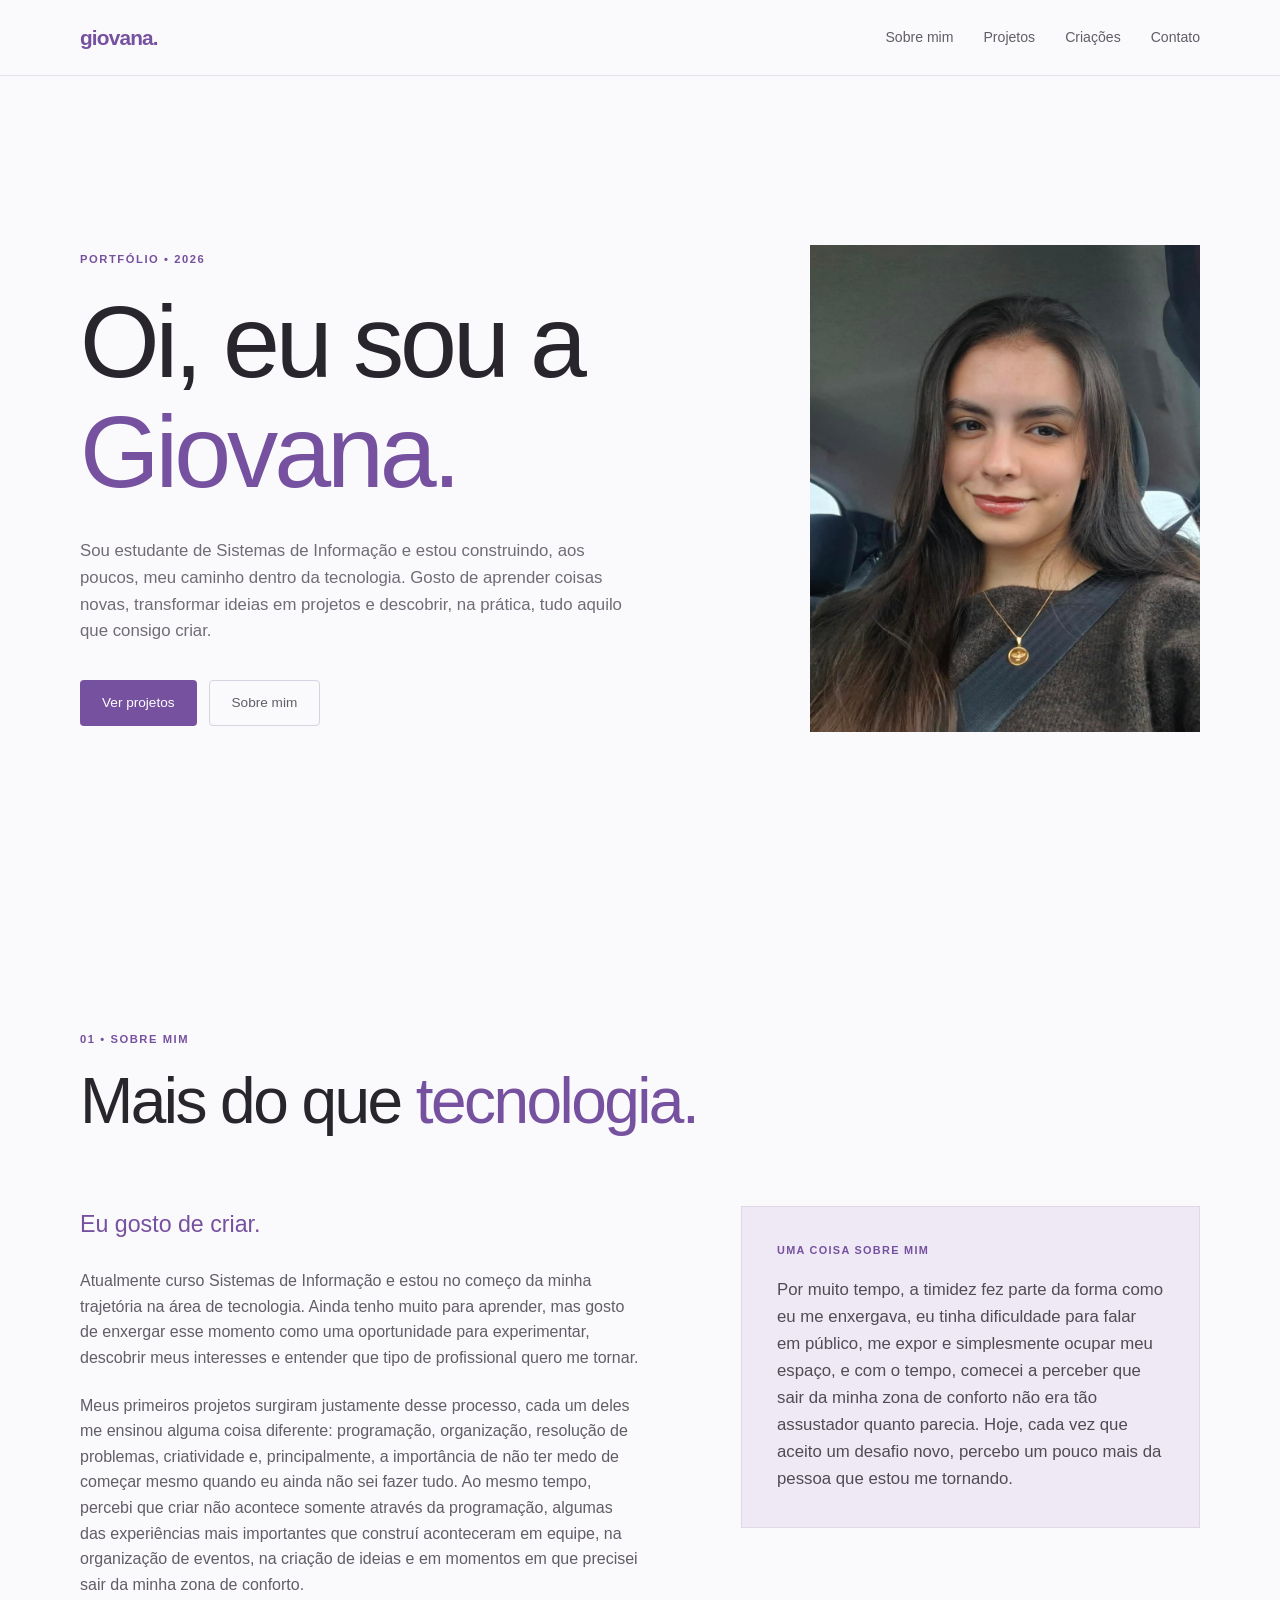
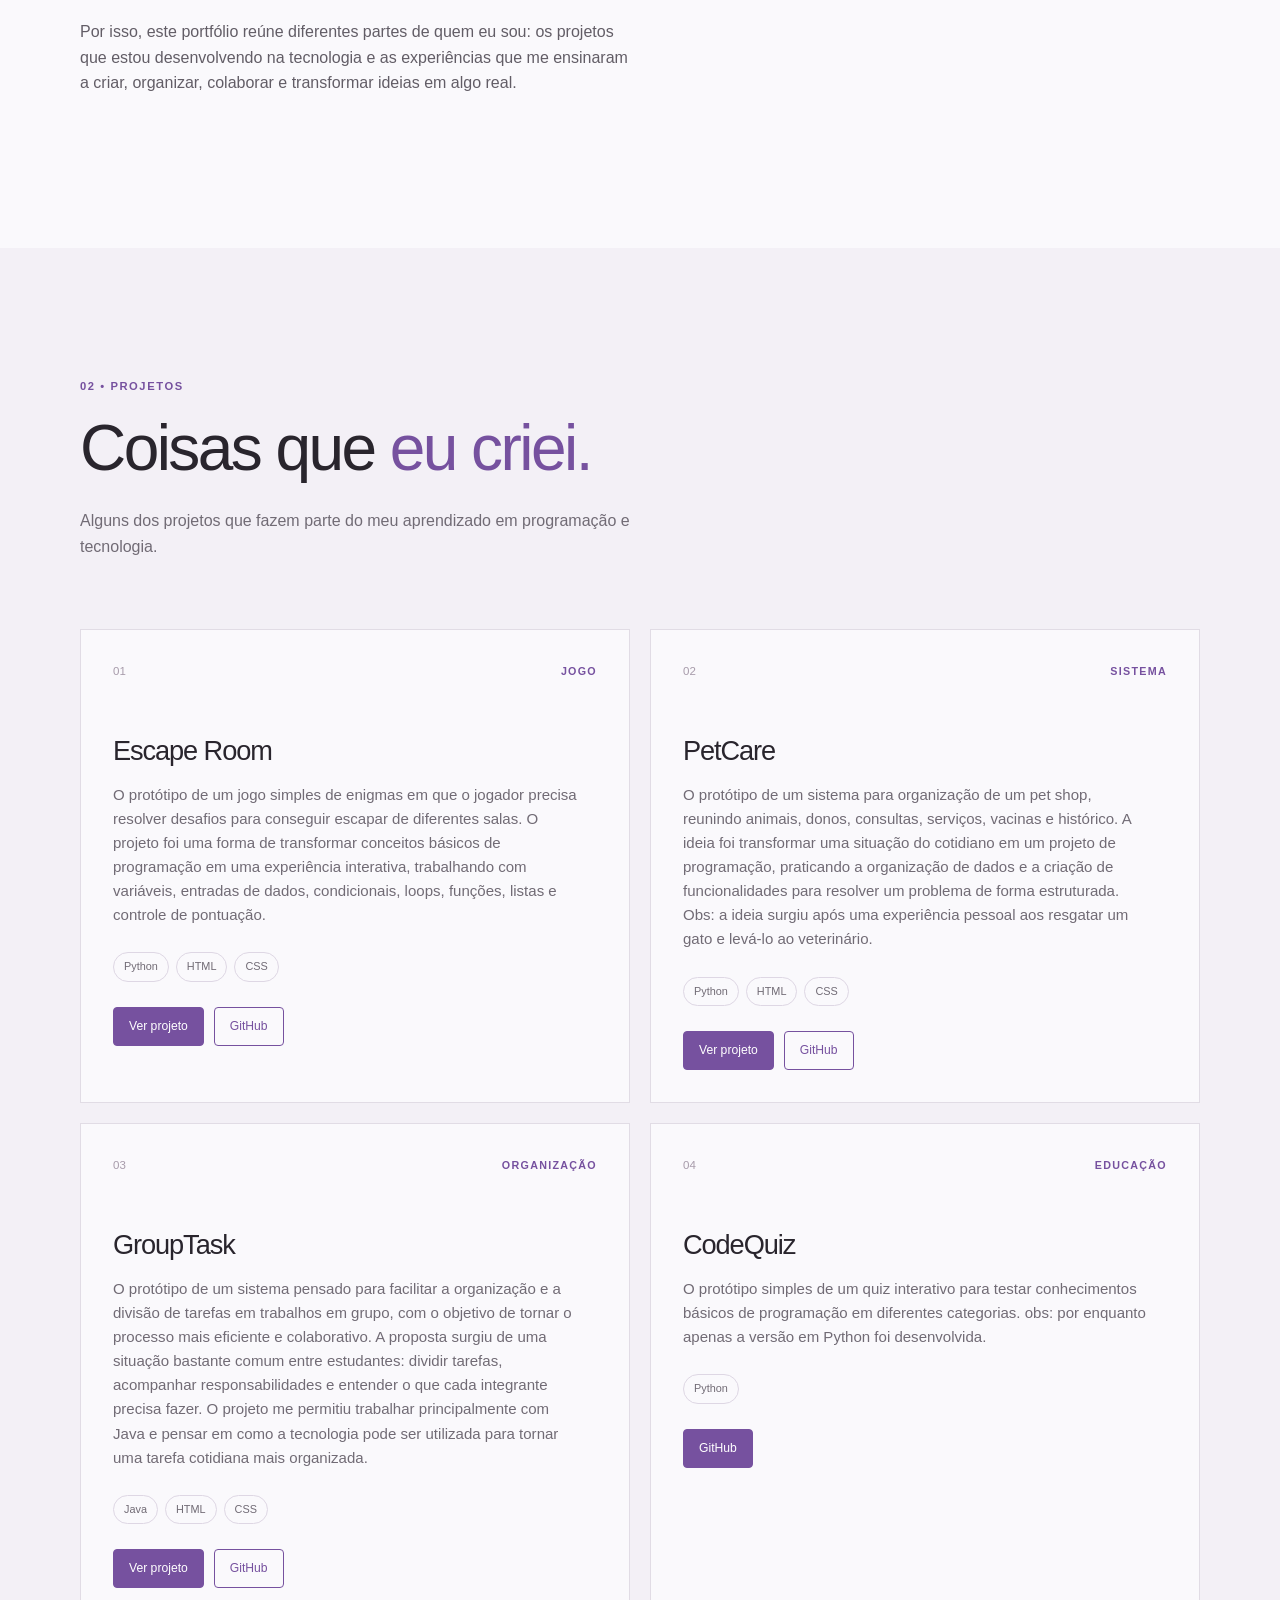
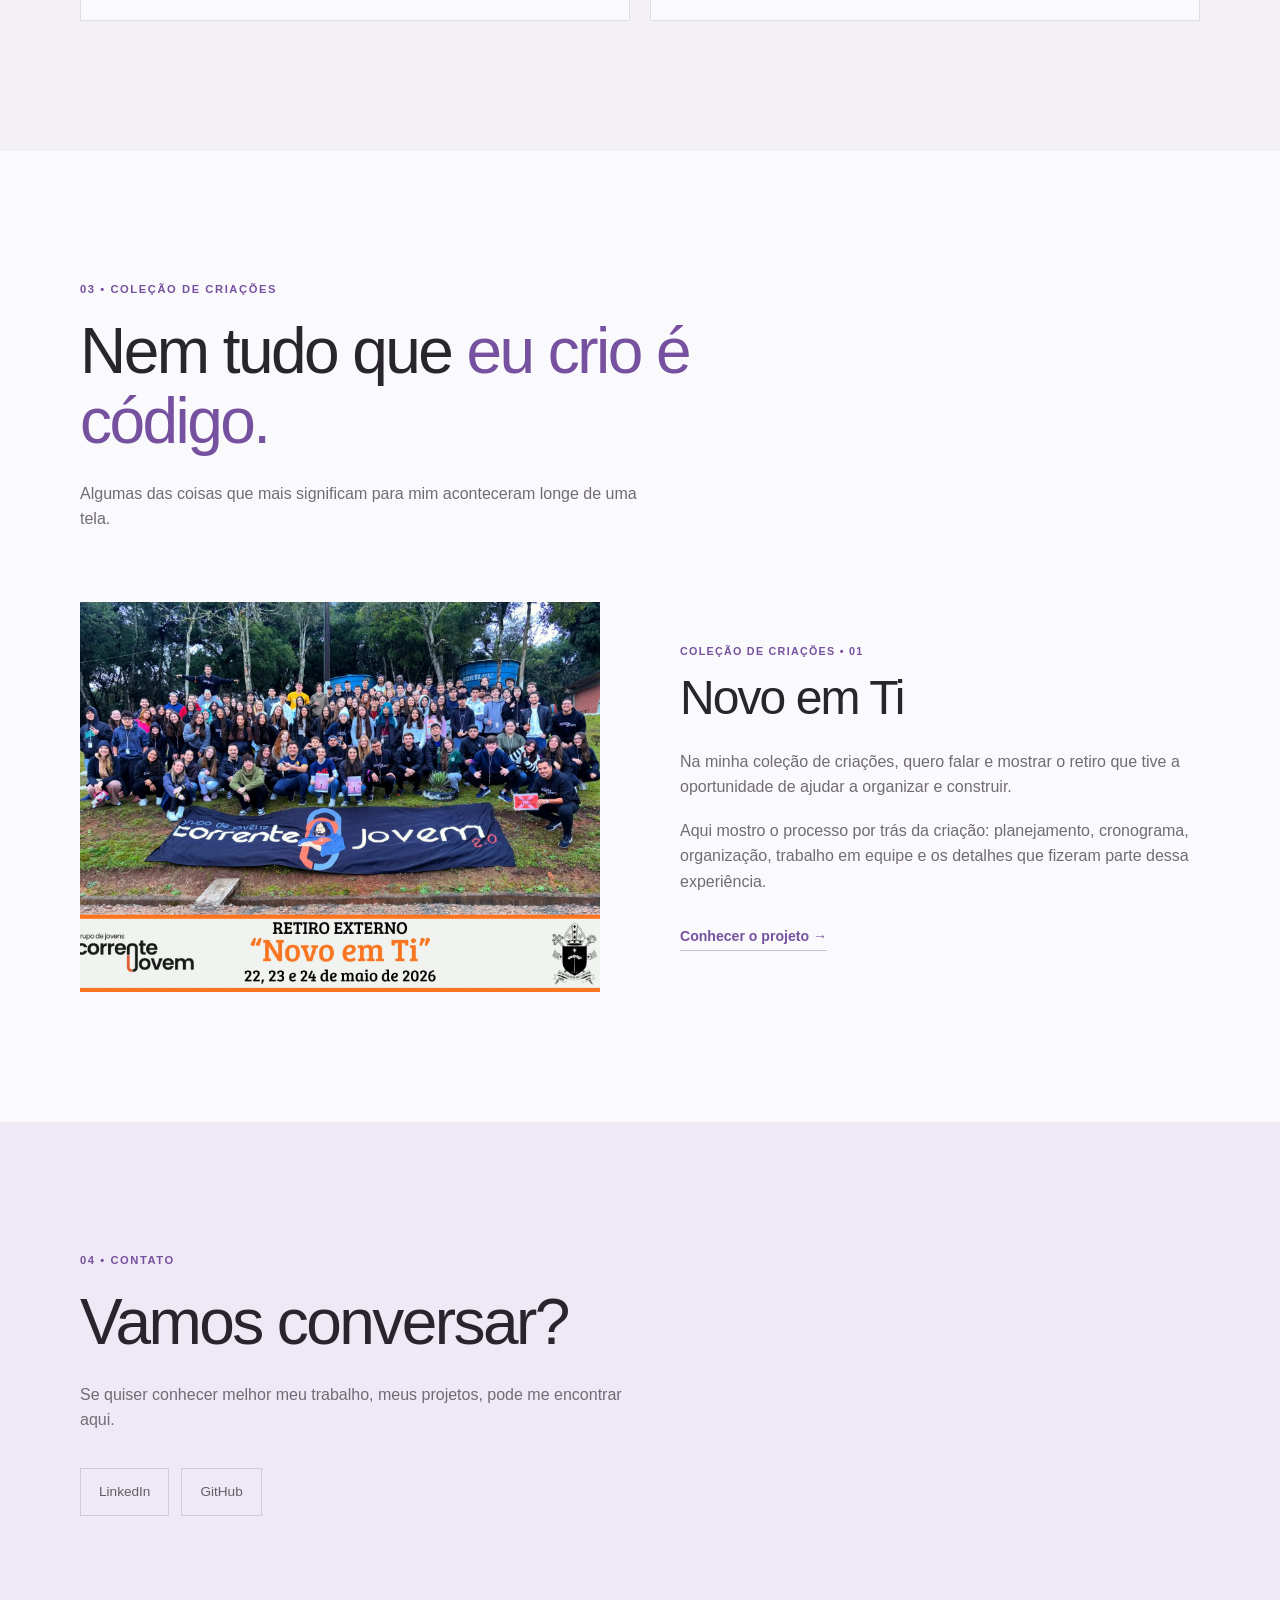
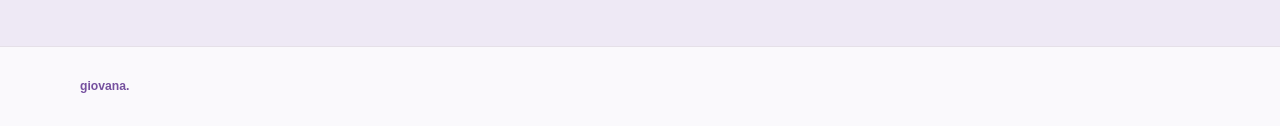
<file: index.html>
<!DOCTYPE html>
<html lang="pt-BR">

<head>
    <meta charset="UTF-8">
    <meta name="viewport" content="width=device-width, initial-scale=1.0">

    <title>Giovana | Portfólio</title>

    <link rel="stylesheet" href="style.css">
</head>

<body>
    <header class="header">

        <div class="container nav">

            <a href="index.html" class="logo">
                giovana.
            </a>

            <nav class="menu">

                <a href="#sobre">
                    Sobre mim
                </a>

                <a href="#projetos">
                    Projetos
                </a>

                <a href="#criacoes">
                    Criações
                </a>

                <a href="#contato">
                    Contato
                </a>

            </nav>

        </div>

    </header>


    <main>

        <section class="hero">

            <div class="container hero-content">

                <div class="hero-text">

                    <p class="eyebrow">
                        PORTFÓLIO • 2026
                    </p>

                    <h1>
                        Oi, eu sou a
                        <span>Giovana.</span>
                    </h1>

                    <p class="hero-description">
                        Sou estudante de Sistemas de Informação e estou construindo, aos poucos, meu caminho dentro da tecnologia. Gosto de aprender coisas novas, transformar ideias em projetos e descobrir, na prática, tudo aquilo que consigo criar.
                    </p>

                    <div class="hero-buttons">

                        <a
                            href="#projetos"
                            class="button button-primary"
                        >
                            Ver projetos
                        </a>

                        <a
                            href="#sobre"
                            class="button button-secondary"
                        >
                            Sobre mim
                        </a>

                    </div>

                </div>


                <div class="hero-photo">
                    <img
                        src="foto_eu.jpeg"
                        alt="Giovana" >
                </div>

            </div>

        </section>

        <section
            id="sobre"
            class="section about-section"
        >

            <div class="container">

                <div class="section-heading">

                    <p class="eyebrow">
                        01 • SOBRE MIM
                    </p>

                    <h2>
                        Mais do que
                        <span>tecnologia.</span>
                    </h2>

                </div>


                <div class="about-grid">

                    <div class="about-text">

                        <p class="about-highlight">
                            Eu gosto de criar.
                        </p>

                        <p>
                            Atualmente curso Sistemas de Informação e estou no começo da minha trajetória na área de tecnologia. Ainda tenho muito para aprender, mas gosto de enxergar esse momento como uma oportunidade para experimentar, descobrir meus interesses e entender que tipo de profissional quero me tornar.
                        </p>

                        <p>
                           Meus primeiros projetos surgiram justamente desse processo, cada um deles me ensinou alguma coisa diferente: programação, organização, resolução de problemas, criatividade e, principalmente, a importância de não ter medo de começar mesmo quando eu ainda não sei fazer tudo.

Ao mesmo tempo, percebi que criar não acontece somente através da programação, algumas das experiências mais importantes que construí aconteceram em equipe, na organização de eventos, na criação de ideias e em momentos em que precisei sair da minha zona de conforto.
                        </p>

                        <p>
                            Por isso, este portfólio reúne diferentes partes de quem eu sou: os projetos que estou desenvolvendo na tecnologia e as experiências que me ensinaram a criar, organizar, colaborar e transformar ideias em algo real.
                        </p>

                    </div>


                    <div class="about-card">

                        <p class="small-title">
                            UMA COISA SOBRE MIM
                        </p>

                        <p>
                            Por muito tempo, a timidez fez parte da forma como eu me enxergava, eu tinha dificuldade para falar em público, me expor e simplesmente ocupar meu espaço, e com o tempo, comecei a perceber que sair da minha zona de conforto não era tão assustador quanto parecia. Hoje, cada vez que aceito um desafio novo, percebo um pouco mais da pessoa que estou me tornando.
                        </p>

                    </div>

                </div>

            </div>

        </section>


        <section
            id="projetos"
            class="section projects-section"
        >

            <div class="container">

                <div class="section-heading">

                    <p class="eyebrow">
                        02 • PROJETOS
                    </p>

                    <h2>
                        Coisas que
                        <span>eu criei.</span>
                    </h2>

                    <p class="section-description">
                        Alguns dos projetos que fazem parte do meu
                        aprendizado em programação e tecnologia.
                    </p>

                </div>


                <div class="projects-grid">


                    <article class="project-card">

                        <div class="project-top">

                            <span class="project-number">
                                01
                            </span>

                            <span class="project-type">
                                JOGO
                            </span>

                        </div>


                        <div class="project-content">

                            <h3>
                                Escape Room
                            </h3>

                            <p>
                                O protótipo de um jogo simples de enigmas em que o jogador precisa
                                resolver desafios para conseguir escapar
                                de diferentes salas.
                                O projeto foi uma forma de transformar conceitos básicos de programação em uma experiência interativa, trabalhando com variáveis, entradas de dados, condicionais, loops, funções, listas e controle de pontuação.
                            </p>

                            <div class="tags">

                                <span>Python</span>
                                <span>HTML</span>
                                <span>CSS</span>

                            </div>


                            <div class="project-links">

                                <a
                                    href="https://giovanaresnauer.github.io/EscapeRoom/"
                                    target="_blank"
                                    rel="noopener noreferrer"
                                    class="project-button"
                                >
                                    Ver projeto
                                </a>

                                <a
                                    href="https://github.com/GiovanaResnauer/EscapeRoom/blob/main/jogo.py"
                                    target="_blank"
                                    rel="noopener noreferrer"
                                    class="project-button project-button-outline"
                                >
                                    GitHub
                                </a>

                            </div>

                        </div>

                    </article>



                    <article class="project-card">

                        <div class="project-top">

                            <span class="project-number">
                                02
                            </span>

                            <span class="project-type">
                                SISTEMA
                            </span>

                        </div>


                        <div class="project-content">

                            <h3>
                                PetCare
                            </h3>

                            <p>
                                O protótipo de um sistema para organização de um pet shop,
                                reunindo animais, donos, consultas,
                                serviços, vacinas e histórico.
                                A ideia foi transformar uma situação do cotidiano em um projeto de programação, praticando a organização de dados e a criação de funcionalidades para resolver um problema de forma estruturada.
                                Obs: a ideia surgiu após uma experiência pessoal aos resgatar um gato e levá-lo ao veterinário.
                            </p>

                            <div class="tags">

                                <span>Python</span>
                                <span>HTML</span>
                                <span>CSS</span>

                            </div>


                            <div class="project-links">

                                <a
                                    href="https://giovanaresnauer.github.io/PetCare/"
                                    target="_blank"
                                    rel="noopener noreferrer"
                                    class="project-button"
                                >
                                    Ver projeto
                                </a>

                                <a
                                    href="https://github.com/GiovanaResnauer/PetCare/blob/main/pet.py"
                                    target="_blank"
                                    rel="noopener noreferrer"
                                    class="project-button project-button-outline"
                                >
                                    GitHub
                                </a>

                            </div>

                        </div>

                    </article>


                    <article class="project-card">

                        <div class="project-top">

                            <span class="project-number">
                                03
                            </span>

                            <span class="project-type">
                                ORGANIZAÇÃO
                            </span>

                        </div>


                        <div class="project-content">

                            <h3>
                                GroupTask
                            </h3>

                            <p>
                                O protótipo de um sistema pensado para facilitar a organização
                                e a divisão de tarefas em trabalhos em grupo, com o objetivo de tornar o processo mais eficiente e colaborativo.
                                A proposta surgiu de uma situação bastante comum entre estudantes: dividir tarefas, acompanhar responsabilidades e entender o que cada integrante precisa fazer. O projeto me permitiu trabalhar principalmente com Java e pensar em como a tecnologia pode ser utilizada para tornar uma tarefa cotidiana mais organizada.
                            </p>

                            <div class="tags">

                                <span>Java</span>
                                <span>HTML</span>
                                <span>CSS</span>

                            </div>


                            <div class="project-links">

                                <a
                                    href="https://giovanaresnauer.github.io/GroupTask/"
                                    target="_blank"
                                    rel="noopener noreferrer"
                                    class="project-button"
                                >
                                    Ver projeto
                                </a>

                                <a
                                    href="https://github.com/GiovanaResnauer/GroupTask/blob/main/Main.java"
                                    target="_blank"
                                    rel="noopener noreferrer"
                                    class="project-button project-button-outline"
                                >
                                    GitHub
                                </a>

                            </div>

                        </div>

                    </article>


                    <article class="project-card">

                        <div class="project-top">

                            <span class="project-number">
                                04
                            </span>

                            <span class="project-type">
                                EDUCAÇÃO
                            </span>

                        </div>


                        <div class="project-content">

                            <h3>
                                CodeQuiz
                            </h3>

                            <p>
                                O protótipo simples de um quiz interativo para testar conhecimentos
                                básicos de programação em diferentes
                                categorias.
                                obs: por enquanto apenas a versão em Python foi desenvolvida.
                            </p>

                            <div class="tags">

                                <span>Python</span>

                            </div>


                            <div class="project-links">

                                <a
                                    href="https://github.com/GiovanaResnauer/CodeQuiz/blob/main/index.py"
                                    target="_blank"
                                    rel="noopener noreferrer"
                                    class="project-button"
                                >
                                    GitHub
                                </a>

                            </div>

                        </div>

                    </article>


                </div>

            </div>

        </section>


        <section
            id="criacoes"
            class="section creations-section"
        >

            <div class="container">

                <div class="section-heading">

                    <p class="eyebrow">
                        03 • COLEÇÃO DE CRIAÇÕES
                    </p>

                    <h2>
                        Nem tudo que
                        <span>eu crio é código.</span>
                    </h2>

                    <p class="section-description">
                        Algumas das coisas que mais significam para mim
                        aconteceram longe de uma tela.
                    </p>

                </div>


                <div class="creation">

                    <div class="creation-image">
                        <img
                            src="foto_retiro.jpeg"
                            alt="Novo em Ti"
                        >
                    </div>


                    <div class="creation-content">

                        <p class="project-type">
                            COLEÇÃO DE CRIAÇÕES • 01
                        </p>

                        <h3>
                            Novo em Ti
                        </h3>

                        <p>
                            Na minha coleção de criações, quero falar e mostrar o retiro que tive a oportunidade de ajudar
                            a organizar e construir.
                        </p>

                        <p>
                            Aqui mostro o processo por trás da criação:
                            planejamento, cronograma, organização,
                            trabalho em equipe e os detalhes que fizeram
                            parte dessa experiência.
                        </p>

                        <a
                            href="novo-em-ti.html"
                            class="text-link"
                        >
                            Conhecer o projeto →
                        </a>

                    </div>

                </div>

            </div>

        </section>

        <section
            id="contato"
            class="section contact-section"
        >

            <div class="container">

                <p class="eyebrow">
                    04 • CONTATO
                </p>

                <h2>
                    Vamos conversar?
                </h2>

                <p class="contact-description">
                    Se quiser conhecer melhor meu trabalho,
                    meus projetos, pode me encontrar aqui.
                </p>


                <div class="contact-links">

                    <a
                        href="https://www.linkedin.com/in/giovana-resnauer-02877b403"
                        target="_blank"
                        rel="noopener noreferrer"
                        class="contact-link"
                    >
                        LinkedIn
                    </a>

                    <a
                        href="https://github.com/GiovanaResnauer"
                        target="_blank"
                        rel="noopener noreferrer"
                        class="contact-link"
                    >
                        GitHub
                    </a>

                </div>

            </div>

        </section>

    </main>

    <footer class="footer">

        <div class="container footer-content">

            <span>
                giovana.
            </span>

        </div>

    </footer>


</body>

</html>
</file>
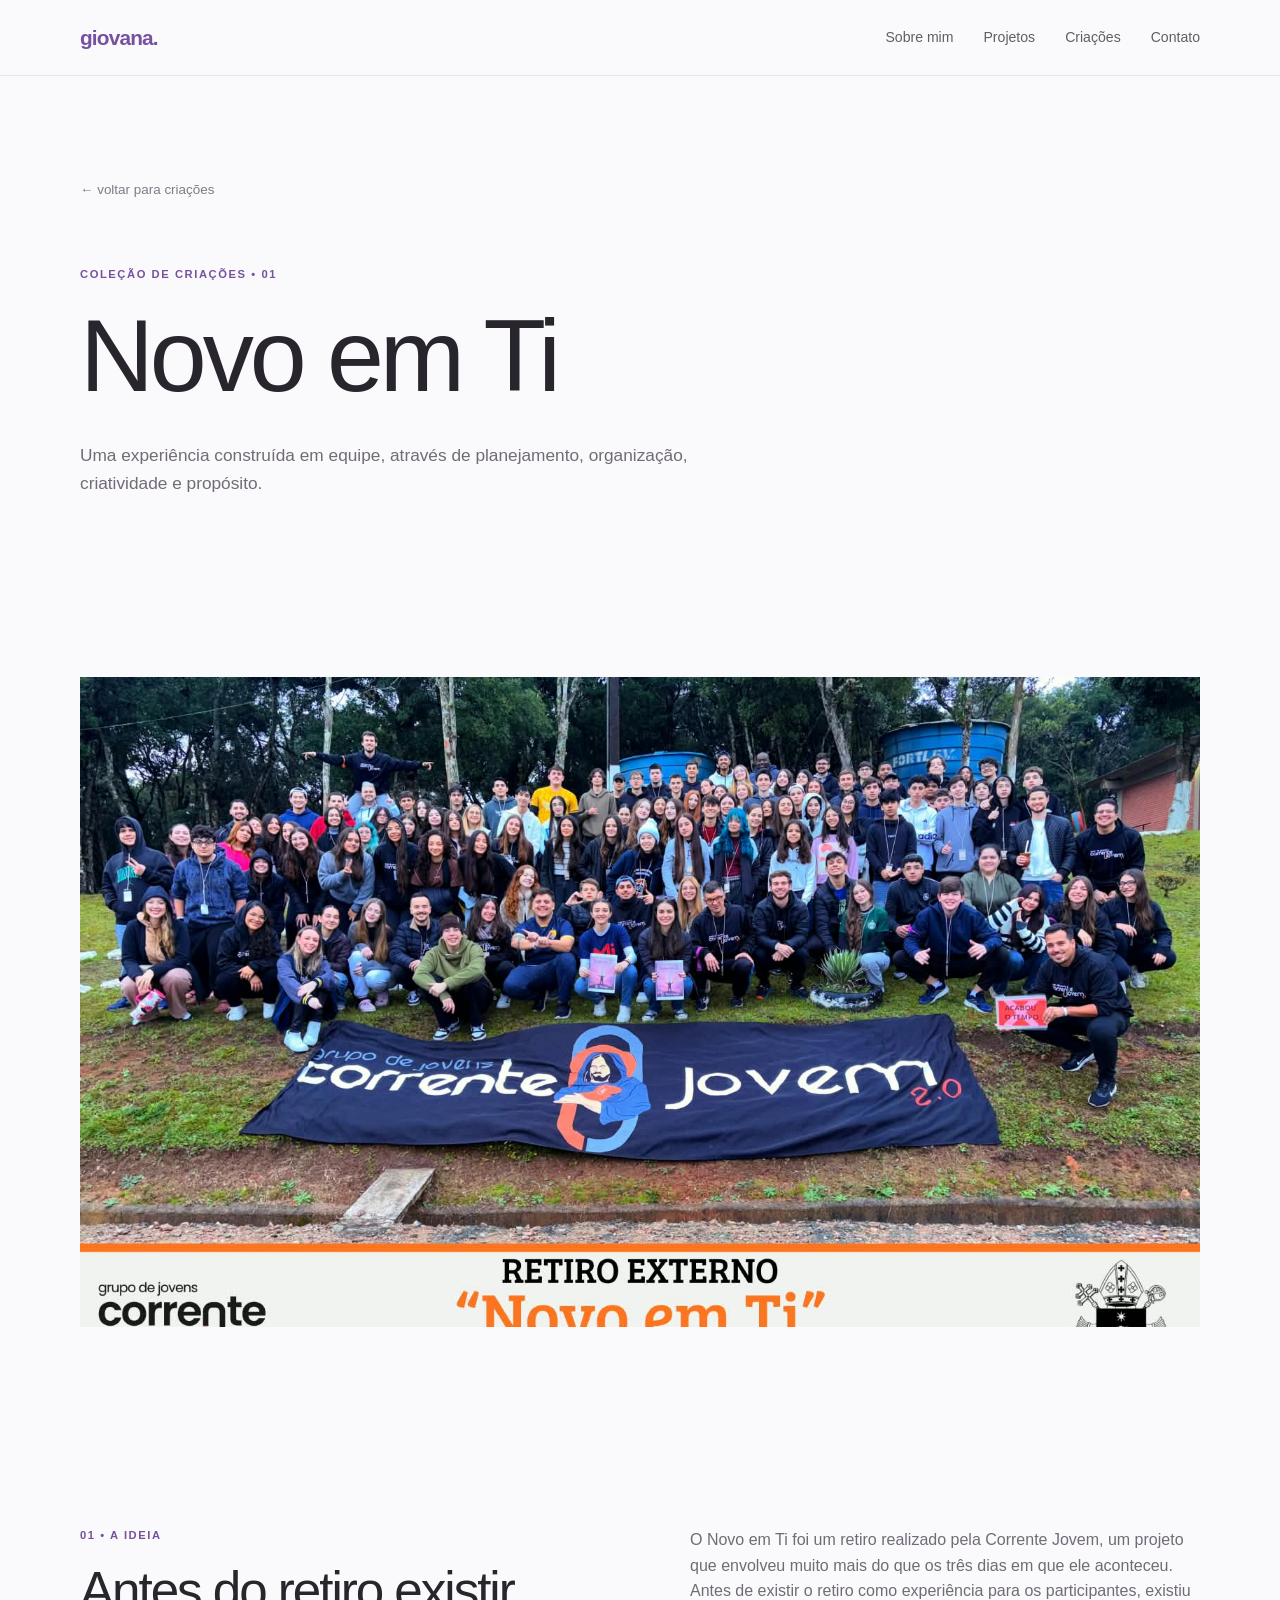
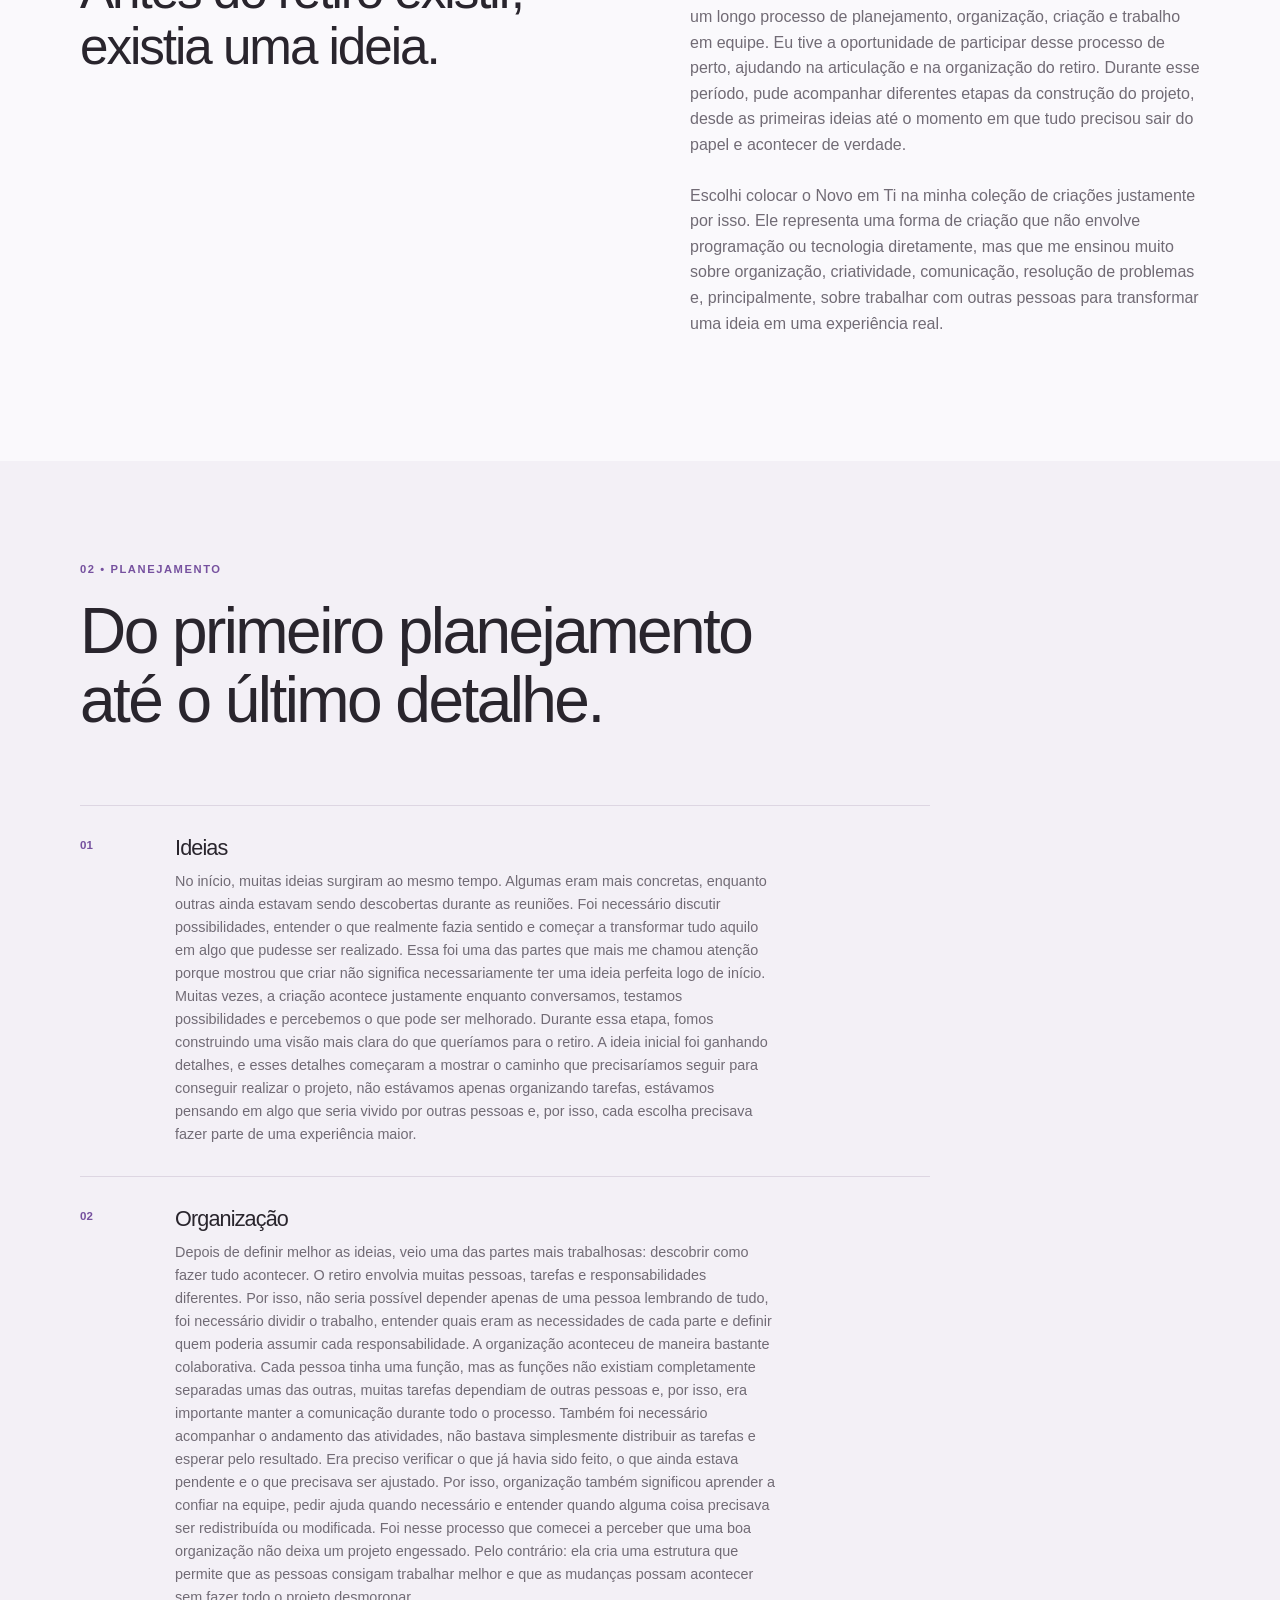
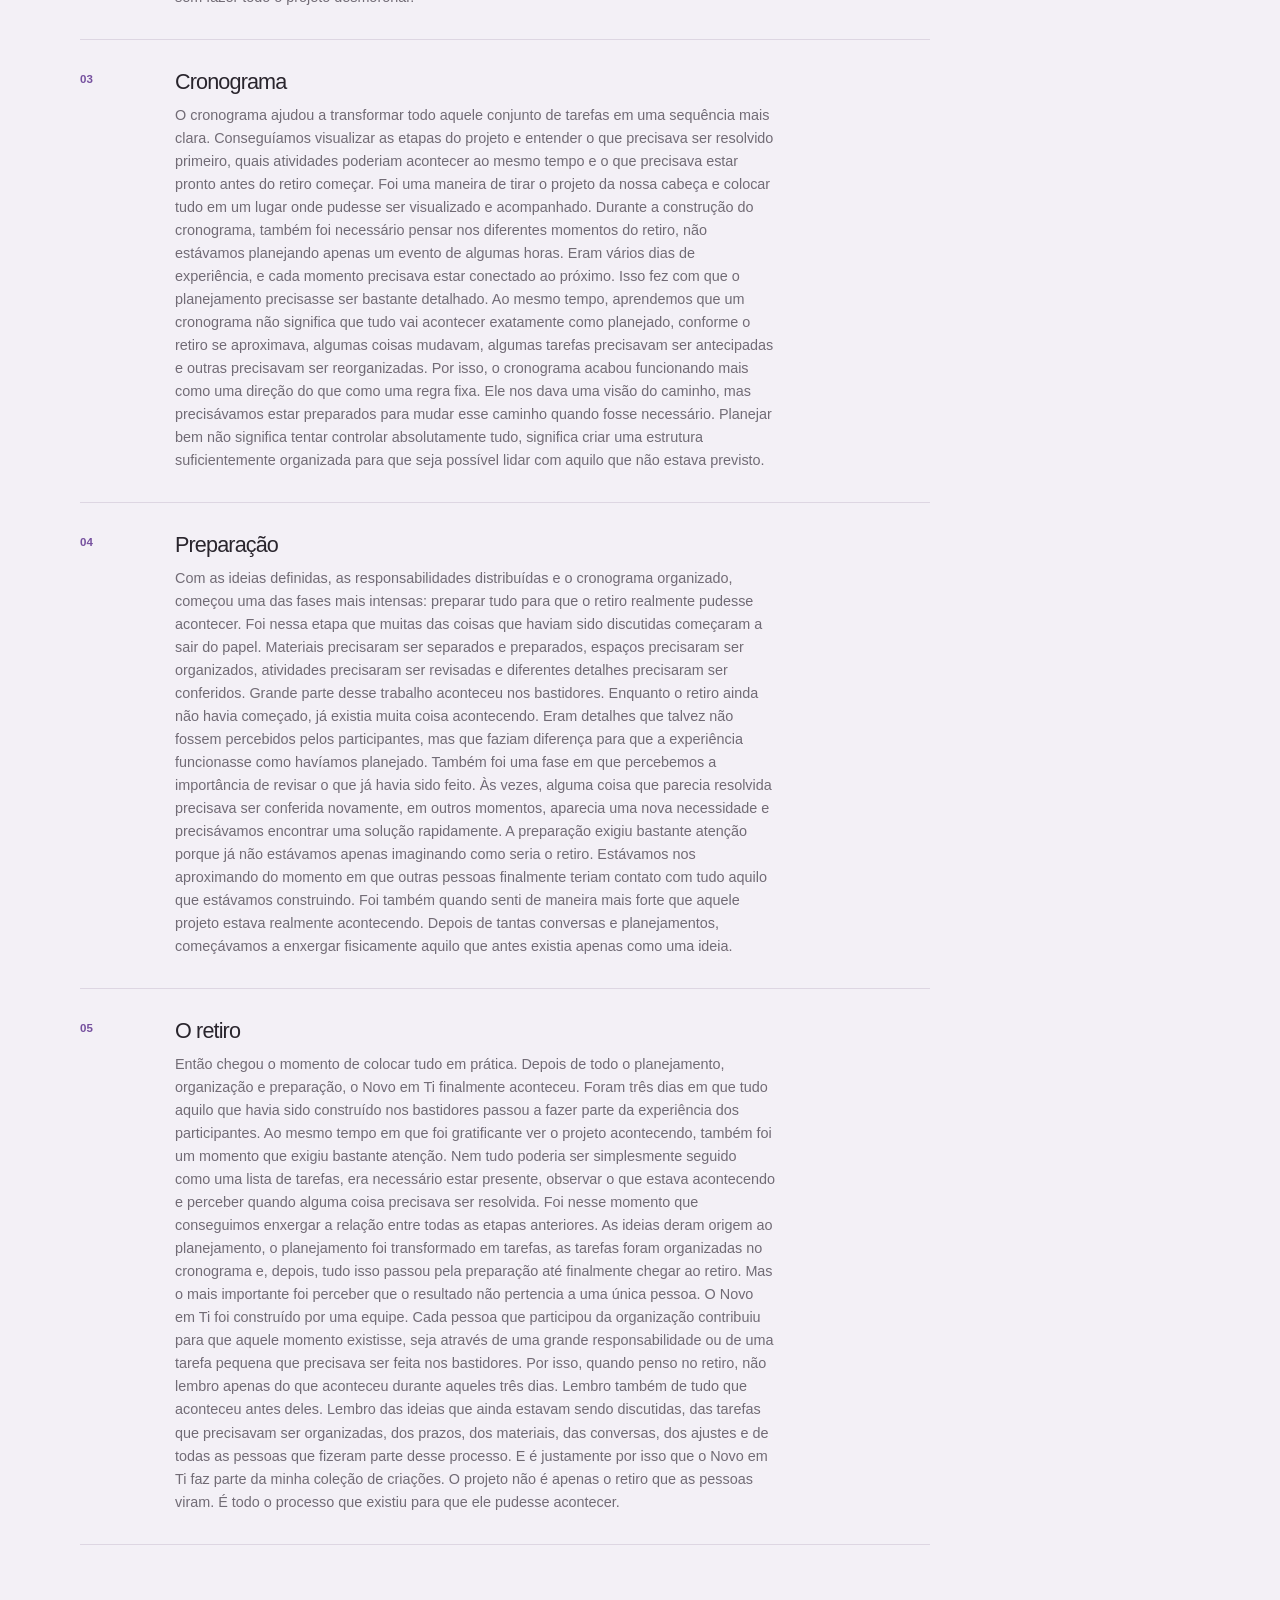
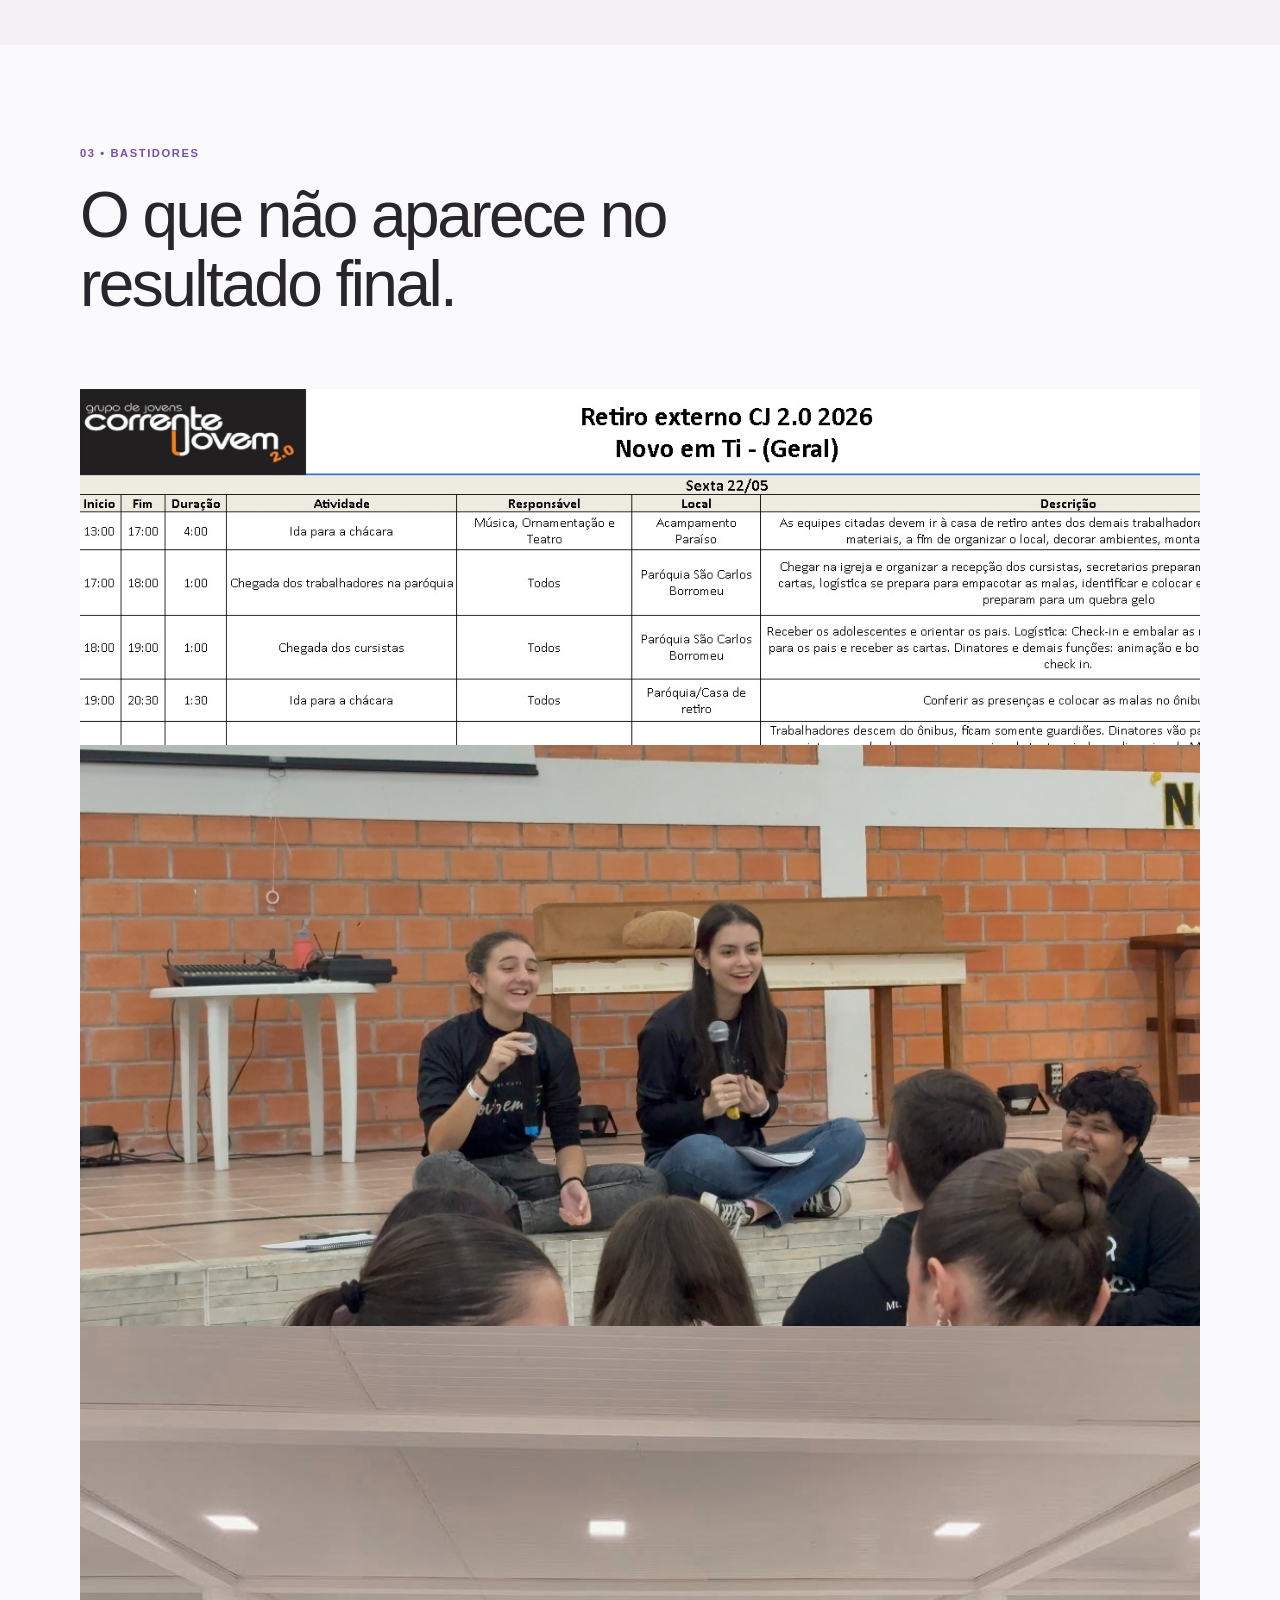
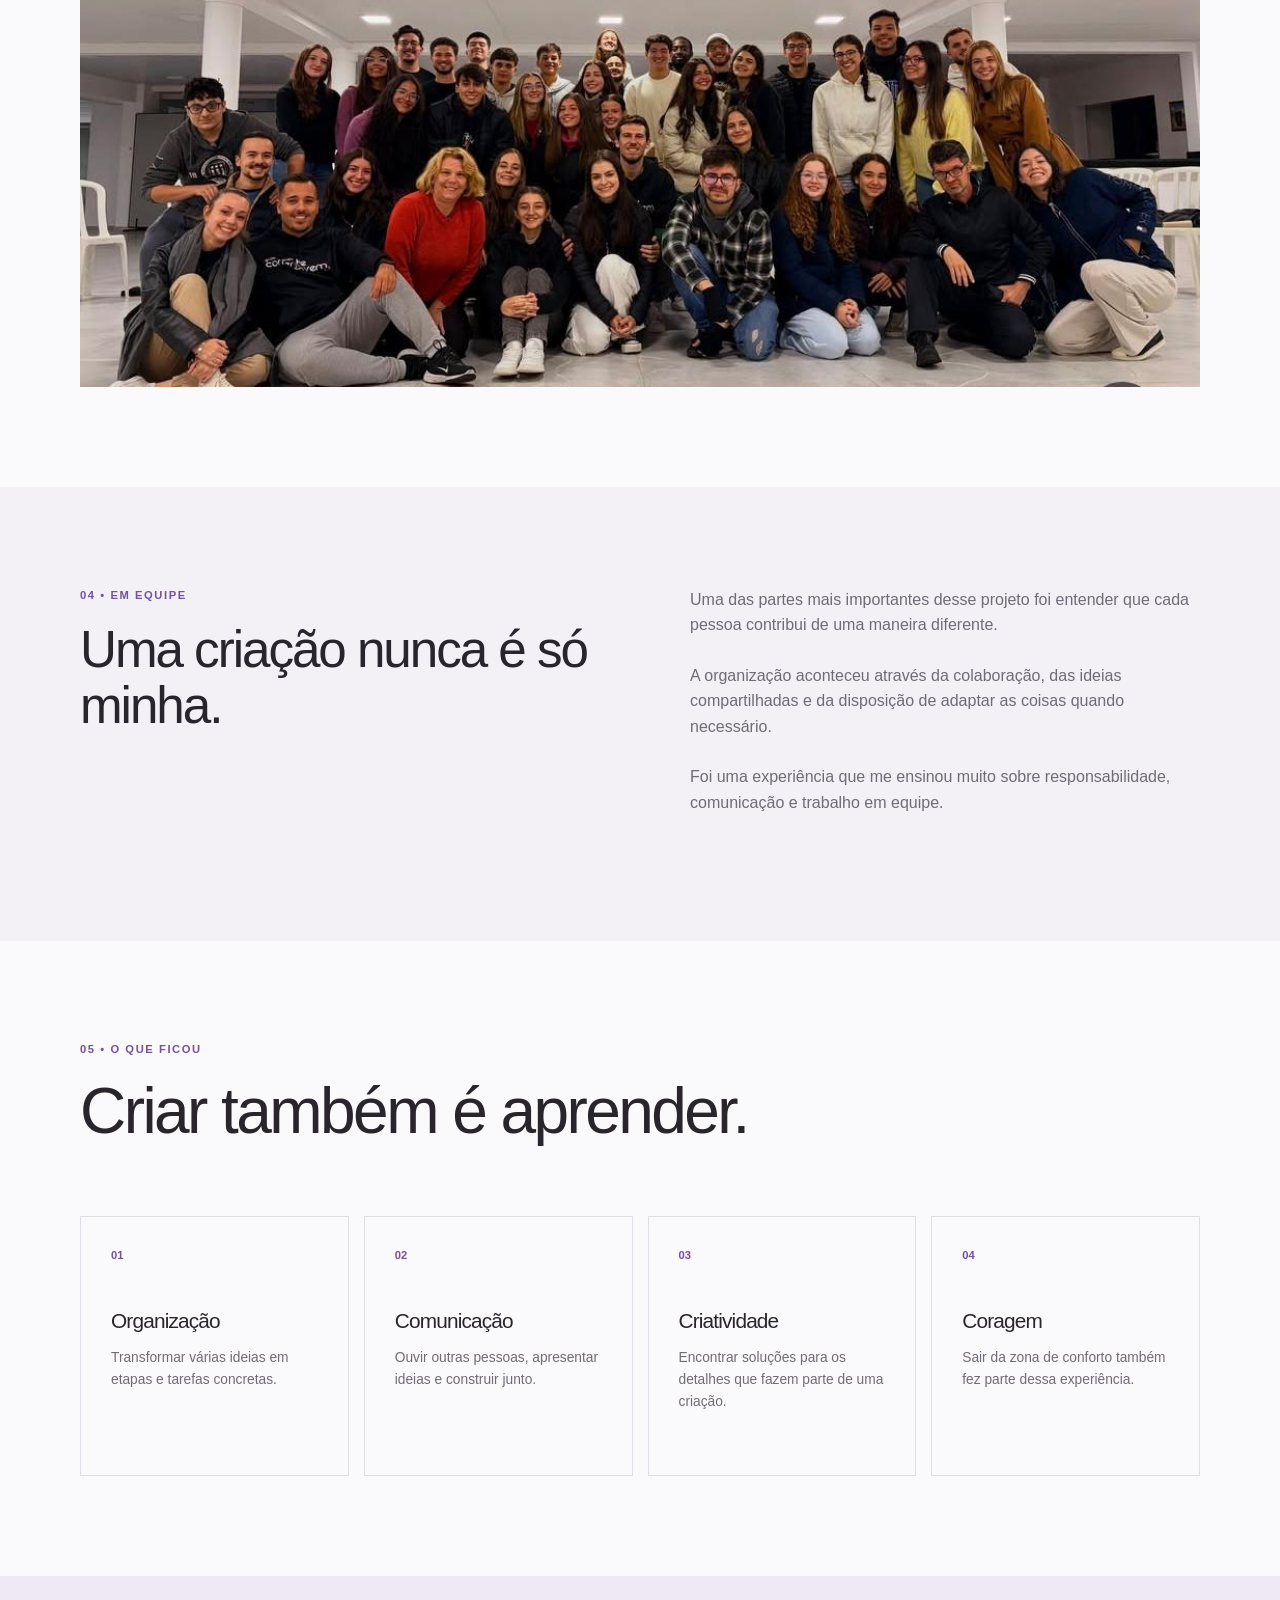
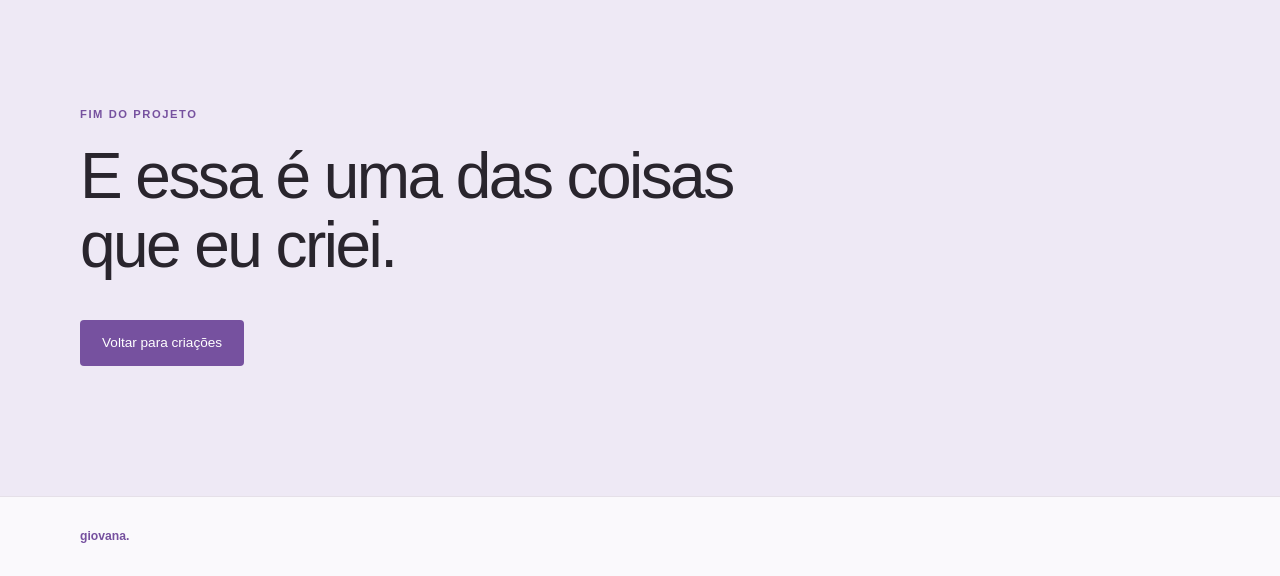
<file: novo-em-ti.html>
<!DOCTYPE html>
<html lang="pt-BR">

<head>

    <meta charset="UTF-8">

    <meta
        name="viewport"
        content="width=device-width, initial-scale=1.0"
    >

    <title>Novo em Ti | Giovana</title>

    <link rel="stylesheet" href="style.css">

</head>


<body>

    <header class="header">

        <div class="container nav">

            <a
                href="index.html"
                class="logo"
            >
                giovana.
            </a>


            <nav class="menu">

                <a href="index.html#sobre">
                    Sobre mim
                </a>

                <a href="index.html#projetos">
                    Projetos
                </a>

                <a href="index.html#criacoes">
                    Criações
                </a>

                <a href="index.html#contato">
                    Contato
                </a>

            </nav>

        </div>

    </header>


    <main>

        <section class="project-hero">

            <div class="container">

                <a
                    href="index.html#criacoes"
                    class="back-link"
                >
                    ← voltar para criações
                </a>


                <p class="eyebrow">
                    COLEÇÃO DE CRIAÇÕES • 01
                </p>


                <h1>
                    Novo em Ti
                </h1>


                <p class="project-hero-description">
                    Uma experiência construída em equipe,
                    através de planejamento, organização,
                    criatividade e propósito.
                </p>

            </div>

        </section>


        <section class="detail-section">

            <div class="container">

            
                <img
                    src="foto_retiro.jpeg"
                    alt="Novo em Ti"
                    class="detail-main-image"
                >
            </div>

        </section>


        <section class="detail-section">

            <div class="container detail-grid">

                <div>

                    <p class="eyebrow">
                        01 • A IDEIA
                    </p>

                    <h2>
                        Antes do retiro
                        existir, existia
                        uma ideia.
                    </h2>

                </div>


                <div class="detail-text">

                    <p>
                        O Novo em Ti foi um retiro realizado pela Corrente Jovem, um projeto que envolveu muito mais do que os três dias em que ele aconteceu. Antes de existir o retiro como experiência para os participantes, existiu um longo processo de planejamento, organização, criação e trabalho em equipe.
                        Eu tive a oportunidade de participar desse processo de perto, ajudando na articulação e na organização do retiro. Durante esse período, pude acompanhar diferentes etapas da construção do projeto, desde as primeiras ideias até o momento em que tudo precisou sair do papel e acontecer de verdade.
                    </p>

                    <p>
                        Escolhi colocar o Novo em Ti na minha coleção de criações justamente por isso. Ele representa uma forma de criação que não envolve programação ou tecnologia diretamente, mas que me ensinou muito sobre organização, criatividade, comunicação, resolução de problemas e, principalmente, sobre trabalhar com outras pessoas para transformar uma ideia em uma experiência real.
                    </p>

                </div>

            </div>

        </section>

        <section class="detail-section soft-section">

            <div class="container">

                <div class="section-heading">

                    <p class="eyebrow">
                        02 • PLANEJAMENTO
                    </p>

                    <h2>
                        Do primeiro planejamento
                        até o último detalhe.
                    </h2>

                </div>


                <div class="timeline">


                    <div class="timeline-item">

                        <span class="timeline-number">
                            01
                        </span>

                        <div>

                            <h3>
                                Ideias
                            </h3>

                            <p>
                                No início, muitas ideias surgiram ao mesmo tempo. Algumas eram mais concretas, enquanto outras ainda estavam sendo descobertas durante as reuniões. Foi necessário discutir possibilidades, entender o que realmente fazia sentido e começar a transformar tudo aquilo em algo que pudesse ser realizado.

                            Essa foi uma das partes que mais me chamou atenção porque mostrou que criar não significa necessariamente ter uma ideia perfeita logo de início. Muitas vezes, a criação acontece justamente enquanto conversamos, testamos possibilidades e percebemos o que pode ser melhorado.

                            Durante essa etapa, fomos construindo uma visão mais clara do que queríamos para o retiro. A ideia inicial foi ganhando detalhes, e esses detalhes começaram a mostrar o caminho que precisaríamos seguir para conseguir realizar o projeto, não estávamos apenas organizando tarefas, estávamos pensando em algo que seria vivido por outras pessoas e, por isso, cada escolha precisava fazer parte de uma experiência maior.
                            </p>

                        </div>

                    </div>


                    <div class="timeline-item">

                        <span class="timeline-number">
                            02
                        </span>

                        <div>

                            <h3>
                                Organização
                            </h3>

                            <p>
                                Depois de definir melhor as ideias, veio uma das partes mais trabalhosas: descobrir como fazer tudo acontecer.

O retiro envolvia muitas pessoas, tarefas e responsabilidades diferentes. Por isso, não seria possível depender apenas de uma pessoa lembrando de tudo, foi necessário dividir o trabalho, entender quais eram as necessidades de cada parte e definir quem poderia assumir cada responsabilidade.

A organização aconteceu de maneira bastante colaborativa. Cada pessoa tinha uma função, mas as funções não existiam completamente separadas umas das outras, muitas tarefas dependiam de outras pessoas e, por isso, era importante manter a comunicação durante todo o processo.

Também foi necessário acompanhar o andamento das atividades, não bastava simplesmente distribuir as tarefas e esperar pelo resultado. Era preciso verificar o que já havia sido feito, o que ainda estava pendente e o que precisava ser ajustado.

Por isso, organização também significou aprender a confiar na equipe, pedir ajuda quando necessário e entender quando alguma coisa precisava ser redistribuída ou modificada.

Foi nesse processo que comecei a perceber que uma boa organização não deixa um projeto engessado. Pelo contrário: ela cria uma estrutura que permite que as pessoas consigam trabalhar melhor e que as mudanças possam acontecer sem fazer todo o projeto desmoronar.
                            </p>

                        </div>

                    </div>


                    <div class="timeline-item">

                        <span class="timeline-number">
                            03
                        </span>

                        <div>

                            <h3>
                                Cronograma
                            </h3>

                            <p>

O cronograma ajudou a transformar todo aquele conjunto de tarefas em uma sequência mais clara. Conseguíamos visualizar as etapas do projeto e entender o que precisava ser resolvido primeiro, quais atividades poderiam acontecer ao mesmo tempo e o que precisava estar pronto antes do retiro começar.

Foi uma maneira de tirar o projeto da nossa cabeça e colocar tudo em um lugar onde pudesse ser visualizado e acompanhado.

Durante a construção do cronograma, também foi necessário pensar nos diferentes momentos do retiro, não estávamos planejando apenas um evento de algumas horas. Eram vários dias de experiência, e cada momento precisava estar conectado ao próximo.

Isso fez com que o planejamento precisasse ser bastante detalhado.

Ao mesmo tempo, aprendemos que um cronograma não significa que tudo vai acontecer exatamente como planejado, conforme o retiro se aproximava, algumas coisas mudavam, algumas tarefas precisavam ser antecipadas e outras precisavam ser reorganizadas.

Por isso, o cronograma acabou funcionando mais como uma direção do que como uma regra fixa. Ele nos dava uma visão do caminho, mas precisávamos estar preparados para mudar esse caminho quando fosse necessário.

Planejar bem não significa tentar controlar absolutamente tudo, significa criar uma estrutura suficientemente organizada para que seja possível lidar com aquilo que não estava previsto.
                            </p>

                        </div>

                    </div>


                    <div class="timeline-item">

                        <span class="timeline-number">
                            04
                        </span>

                        <div>

                            <h3>
                                Preparação
                            </h3>

                            <p>
                                Com as ideias definidas, as responsabilidades distribuídas e o cronograma organizado, começou uma das fases mais intensas: preparar tudo para que o retiro realmente pudesse acontecer.

Foi nessa etapa que muitas das coisas que haviam sido discutidas começaram a sair do papel. Materiais precisaram ser separados e preparados, espaços precisaram ser organizados, atividades precisaram ser revisadas e diferentes detalhes precisaram ser conferidos.

Grande parte desse trabalho aconteceu nos bastidores.

Enquanto o retiro ainda não havia começado, já existia muita coisa acontecendo. Eram detalhes que talvez não fossem percebidos pelos participantes, mas que faziam diferença para que a experiência funcionasse como havíamos planejado.

Também foi uma fase em que percebemos a importância de revisar o que já havia sido feito. Às vezes, alguma coisa que parecia resolvida precisava ser conferida novamente, em outros momentos, aparecia uma nova necessidade e precisávamos encontrar uma solução rapidamente.

A preparação exigiu bastante atenção porque já não estávamos apenas imaginando como seria o retiro. Estávamos nos aproximando do momento em que outras pessoas finalmente teriam contato com tudo aquilo que estávamos construindo.

Foi também quando senti de maneira mais forte que aquele projeto estava realmente acontecendo. Depois de tantas conversas e planejamentos, começávamos a enxergar fisicamente aquilo que antes existia apenas como uma ideia.
                            </p>

                        </div>

                    </div>


                    <div class="timeline-item">

                        <span class="timeline-number">
                            05
                        </span>

                        <div>

                            <h3>
                                O retiro
                            </h3>

                            <p>
                                Então chegou o momento de colocar tudo em prática.

Depois de todo o planejamento, organização e preparação, o Novo em Ti finalmente aconteceu. Foram três dias em que tudo aquilo que havia sido construído nos bastidores passou a fazer parte da experiência dos participantes.

Ao mesmo tempo em que foi gratificante ver o projeto acontecendo, também foi um momento que exigiu bastante atenção. Nem tudo poderia ser simplesmente seguido como uma lista de tarefas, era necessário estar presente, observar o que estava acontecendo e perceber quando alguma coisa precisava ser resolvida.

Foi nesse momento que conseguimos enxergar a relação entre todas as etapas anteriores. As ideias deram origem ao planejamento, o planejamento foi transformado em tarefas, as tarefas foram organizadas no cronograma e, depois, tudo isso passou pela preparação até finalmente chegar ao retiro.

Mas o mais importante foi perceber que o resultado não pertencia a uma única pessoa.

O Novo em Ti foi construído por uma equipe. Cada pessoa que participou da organização contribuiu para que aquele momento existisse, seja através de uma grande responsabilidade ou de uma tarefa pequena que precisava ser feita nos bastidores.

Por isso, quando penso no retiro, não lembro apenas do que aconteceu durante aqueles três dias. Lembro também de tudo que aconteceu antes deles.

Lembro das ideias que ainda estavam sendo discutidas, das tarefas que precisavam ser organizadas, dos prazos, dos materiais, das conversas, dos ajustes e de todas as pessoas que fizeram parte desse processo.

E é justamente por isso que o Novo em Ti faz parte da minha coleção de criações. O projeto não é apenas o retiro que as pessoas viram. É todo o processo que existiu para que ele pudesse acontecer.
                            </p>

                        </div>

                    </div>

                </div>

            </div>

        </section>


        <section class="detail-section">

            <div class="container">

                <div class="section-heading">

                    <p class="eyebrow">
                        03 • BASTIDORES
                    </p>

                    <h2>
                        O que não aparece
                        no resultado final.
                    </h2>

                </div>


                <div class="gallery">


                    <div class="gallery-item gallery-large">
                        <img
                            src="exemplo_cronograma.png"
                            alt="Novo em Ti"

                    </div>



                    <div class="gallery-item">

                        <img
                            src="foto_palestra.jpeg"
                            alt="Novo em Ti"
                        >

                    </div>


                    <div class="gallery-item">

                        <img
                            src="foto_trabalhadores.jpeg"
                            alt="Novo em Ti"
                        >
                    </div>

                </div>

            </div>

        </section>


        <section class="detail-section soft-section">

            <div class="container detail-grid">

                <div>

                    <p class="eyebrow">
                        04 • EM EQUIPE
                    </p>

                    <h2>
                        Uma criação
                        nunca é só minha.
                    </h2>

                </div>


                <div class="detail-text">

                    <p>
                        Uma das partes mais importantes desse projeto
                        foi entender que cada pessoa contribui de uma
                        maneira diferente.
                    </p>

                    <p>
                        A organização aconteceu através da colaboração,
                        das ideias compartilhadas e da disposição de
                        adaptar as coisas quando necessário.
                    </p>

                    <p>
                        Foi uma experiência que me ensinou muito sobre
                        responsabilidade, comunicação e trabalho em equipe.
                    </p>

                </div>

            </div>

        </section>


        <section class="detail-section">

            <div class="container">

                <div class="section-heading">

                    <p class="eyebrow">
                        05 • O QUE FICOU
                    </p>

                    <h2>
                        Criar também
                        é aprender.
                    </h2>

                </div>


                <div class="learning-grid">


                    <div class="learning-card">

                        <span>
                            01
                        </span>

                        <h3>
                            Organização
                        </h3>

                        <p>
                            Transformar várias ideias em etapas
                            e tarefas concretas.
                        </p>

                    </div>


                    <div class="learning-card">

                        <span>
                            02
                        </span>

                        <h3>
                            Comunicação
                        </h3>

                        <p>
                            Ouvir outras pessoas, apresentar ideias
                            e construir junto.
                        </p>

                    </div>


                    <div class="learning-card">

                        <span>
                            03
                        </span>

                        <h3>
                            Criatividade
                        </h3>

                        <p>
                            Encontrar soluções para os detalhes
                            que fazem parte de uma criação.
                        </p>

                    </div>


                    <div class="learning-card">

                        <span>
                            04
                        </span>

                        <h3>
                            Coragem
                        </h3>

                        <p>
                            Sair da zona de conforto também fez
                            parte dessa experiência.
                        </p>

                    </div>

                </div>

            </div>

        </section>


        <section class="final-section">

            <div class="container">

                <p class="eyebrow">
                    FIM DO PROJETO
                </p>

                <h2>
                    E essa é uma das
                    coisas que eu criei.
                </h2>

                <a
                    href="index.html#criacoes"
                    class="button button-primary"
                >
                    Voltar para criações
                </a>

            </div>

        </section>

    </main>


    <footer class="footer">

        <div class="container footer-content">

            <span>
                giovana.
            </span>

        </div>

    </footer>


</body>

</html>
</file>
<file: style.css>
* {
    margin: 0;
    padding: 0;
    box-sizing: border-box;
}


html {
    scroll-behavior: smooth;
}


body {
    background: #faf9fc;
    color: #29252d;

    font-family:
        Arial,
        Helvetica,
        sans-serif;

    line-height: 1.6;
}


a {
    color: inherit;
    text-decoration: none;
}


img {
    display: block;
    width: 100%;
}


.container {
    width: min(1120px, 90%);
    margin: 0 auto;
}



.header {
    position: sticky;
    top: 0;
    z-index: 100;

    background: rgba(250, 249, 252, 0.95);

    border-bottom: 1px solid #e7e2eb;

    backdrop-filter: blur(10px);
}


.nav {
    min-height: 75px;

    display: flex;
    align-items: center;
    justify-content: space-between;
}


.logo {
    color: #76519f;

    font-size: 1.3rem;
    font-weight: 700;

    letter-spacing: -0.04em;
}


.menu {
    display: flex;
    align-items: center;

    gap: 30px;
}


.menu a {
    color: #625d66;

    font-size: 0.88rem;

    transition: color 0.2s ease;
}


.menu a:hover {
    color: #76519f;
}



.eyebrow {
    margin-bottom: 18px;

    color: #76519f;

    font-size: 0.7rem;
    font-weight: 700;

    letter-spacing: 0.14em;
}


h1,
h2,
h3 {
    font-weight: 500;

    line-height: 1.08;

    letter-spacing: -0.04em;
}


h1 {
    font-size: clamp(4rem, 8vw, 7rem);
}


h2 {
    font-size: clamp(2.8rem, 5vw, 4.5rem);
}


h3 {
    font-size: 1.7rem;
}


.hero {
    min-height: calc(100vh - 75px);

    display: flex;
    align-items: center;

    padding: 90px 0;
}


.hero-content {
    display: grid;

    grid-template-columns: 1.1fr 0.9fr;

    gap: 80px;

    align-items: center;
}


.hero h1 span {
    display: block;

    color: #76519f;
}


.hero-description {
    max-width: 560px;

    margin-top: 30px;

    color: #716b75;

    font-size: 1.05rem;
}


.hero-buttons {
    display: flex;

    gap: 12px;

    margin-top: 35px;
}


.button {
    min-height: 46px;

    display: inline-flex;

    align-items: center;
    justify-content: center;

    padding: 0 22px;

    border-radius: 4px;

    font-size: 0.85rem;

    transition: 0.2s ease;
}


.button-primary {
    background: #76519f;

    color: white;
}


.button-primary:hover {
    background: #624184;
}


.button-secondary {
    border: 1px solid #d9d2e0;

    color: #625d66;
}


.button-secondary:hover {
    border-color: #76519f;

    color: #76519f;
}


.hero-photo {
    display: flex;

    justify-content: flex-end;
}


.photo-placeholder {
    width: min(390px, 100%);

    aspect-ratio: 4 / 5;

    display: flex;

    align-items: center;
    justify-content: center;

    background: #eee9f5;

    border: 1px solid #e0d8e7;

    color: #8d8198;

    font-size: 0.85rem;
}


.hero-photo img {
    width: min(390px, 100%);

    aspect-ratio: 4 / 5;

    object-fit: cover;
}


.section {
    padding: 130px 0;
}


.section-heading {
    max-width: 750px;

    margin-bottom: 70px;
}


.section-heading h2 span {
    color: #76519f;
}


.section-description {
    max-width: 580px;

    margin-top: 25px;

    color: #716b75;
}



.about-grid {
    display: grid;

    grid-template-columns: 1.1fr 0.9fr;

    gap: 100px;

    align-items: start;
}


.about-text {
    max-width: 650px;
}


.about-highlight {
    margin-bottom: 25px;

    color: #76519f;

    font-size: 1.45rem;
}


.about-text p:not(.about-highlight) {
    margin-bottom: 22px;

    color: #625d66;

    font-size: 1rem;
}


.about-card {
    padding: 35px;

    background: #eee9f5;

    border: 1px solid #e0d8e7;
}


.small-title {
    margin-bottom: 18px;

    color: #76519f;

    font-size: 0.68rem;
    font-weight: 700;

    letter-spacing: 0.12em;
}


.about-card p:last-child {
    color: #514b55;

    font-size: 1.05rem;
}


.projects-section {
    background: #f3f0f6;
}


.projects-grid {
    display: grid;

    grid-template-columns: repeat(2, 1fr);

    gap: 20px;
}


.project-card {
    min-height: 390px;

    padding: 32px;

    background: #faf9fc;

    border: 1px solid #e1dce5;

    transition:
        transform 0.2s ease,
        border-color 0.2s ease;
}


.project-card:hover {
    transform: translateY(-4px);

    border-color: #cbbbd9;
}


.project-top {
    display: flex;

    align-items: center;
    justify-content: space-between;

    margin-bottom: 55px;
}


.project-number {
    color: #a79baa;

    font-size: 0.72rem;
}


.project-type {
    color: #76519f;

    font-size: 0.67rem;
    font-weight: 700;

    letter-spacing: 0.12em;
}


.project-content h3 {
    margin-bottom: 18px;
}


.project-content p {
    max-width: 470px;

    color: #716b75;

    font-size: 0.94rem;
}


.tags {
    display: flex;

    flex-wrap: wrap;

    gap: 7px;

    margin-top: 25px;
}


.tags span {
    padding: 5px 10px;

    border: 1px solid #ded7e4;

    border-radius: 30px;

    color: #716b75;

    font-size: 0.68rem;
}


.project-links {
    display: flex;

    flex-wrap: wrap;

    gap: 10px;

    margin-top: 25px;
}


.project-button {
    display: inline-flex;

    align-items: center;
    justify-content: center;

    padding: 9px 15px;

    background: #76519f;

    border: 1px solid #76519f;

    border-radius: 4px;

    color: white;

    font-size: 0.76rem;

    transition: 0.2s ease;
}


.project-button:hover {
    background: #624184;

    border-color: #624184;
}


.project-button-outline {
    background: transparent;

    color: #76519f;
}


.project-button-outline:hover {
    background: #76519f;

    color: white;
}


.creation {
    display: grid;

    grid-template-columns: 1fr 1fr;

    gap: 80px;

    align-items: center;
}


.creation-image {
    width: 100%;
}


.image-placeholder {
    aspect-ratio: 4 / 3;

    display: flex;

    align-items: center;
    justify-content: center;

    background: #eee9f5;

    border: 1px solid #e0d8e7;

    color: #8d8198;

    font-size: 0.85rem;
}


.creation-image img {
    aspect-ratio: 4 / 3;

    object-fit: cover;
}


.creation-content h3 {
    margin: 12px 0 25px;

    font-size: 3rem;
}


.creation-content p:not(.project-type) {
    margin-bottom: 18px;

    color: #716b75;
}


.text-link {
    display: inline-block;

    margin-top: 12px;

    padding-bottom: 3px;

    border-bottom: 1px solid #cbbbd9;

    color: #76519f;

    font-size: 0.88rem;
    font-weight: 600;

    transition: 0.2s ease;
}


.text-link:hover {
    border-color: #76519f;
}


.contact-section {
    background: #eee9f5;
}


.contact-section h2 {
    margin-bottom: 25px;
}


.contact-description {
    max-width: 560px;

    margin-bottom: 35px;

    color: #716b75;
}


.contact-links {
    display: flex;

    flex-wrap: wrap;

    gap: 12px;
}


.contact-link {
    padding: 12px 18px;

    border: 1px solid #d4c8df;

    color: #625d66;

    font-size: 0.85rem;

    transition: 0.2s ease;
}


.contact-link:hover {
    background: #76519f;

    border-color: #76519f;

    color: white;
}


.footer {
    padding: 30px 0;

    background: #faf9fc;

    border-top: 1px solid #e5e0e8;
}


.footer-content {
    display: flex;

    align-items: center;
    justify-content: space-between;

    color: #817a86;

    font-size: 0.76rem;
}


.footer-content span:first-child {
    color: #76519f;

    font-weight: 700;
}



.project-hero {
    padding: 100px 0 80px;
}


.back-link {
    display: inline-block;

    margin-bottom: 65px;

    color: #817a86;

    font-size: 0.84rem;

    transition: 0.2s ease;
}


.back-link:hover {
    color: #76519f;
}


.project-hero h1 {
    max-width: 900px;
}


.project-hero-description {
    max-width: 650px;

    margin-top: 30px;

    color: #716b75;

    font-size: 1.08rem;
}


.detail-section {
    padding: 100px 0;
}


.detail-main-image {
    width: 100%;

    max-height: 650px;

    object-fit: cover;
}


.detail-image-placeholder {
    min-height: 500px;

    display: flex;

    align-items: center;
    justify-content: center;

    background: #eee9f5;

    border: 1px solid #e0d8e7;

    color: #8d8198;

    font-size: 0.85rem;
}


.detail-grid {
    display: grid;

    grid-template-columns: 1fr 1fr;

    gap: 100px;

    align-items: start;
}


.detail-grid h2 {
    font-size: clamp(2.6rem, 4vw, 4rem);
}


.detail-text p {
    margin-bottom: 25px;

    color: #716b75;

    font-size: 1rem;
}


.soft-section {
    background: #f3f0f6;
}



.timeline {
    max-width: 850px;
}


.timeline-item {
    display: grid;

    grid-template-columns: 70px 1fr;

    gap: 25px;

    padding: 30px 0;

    border-top: 1px solid #ddd6e2;
}


.timeline-item:last-child {
    border-bottom: 1px solid #ddd6e2;
}


.timeline-number {
    color: #76519f;

    font-size: 0.72rem;
    font-weight: 700;
}


.timeline-item h3 {
    margin-bottom: 10px;

    font-size: 1.35rem;
}


.timeline-item p {
    max-width: 600px;

    color: #716b75;

    font-size: 0.9rem;
}



.gallery {
    display: grid;

    grid-template-columns: repeat(2, 1fr);

    gap: 15px;
}


.gallery-item {
    min-height: 280px;
}


.gallery-large {
    grid-column: span 2;

    min-height: 450px;
}


.gallery-placeholder {
    width: 100%;
    height: 100%;
    min-height: inherit;

    display: flex;

    align-items: center;
    justify-content: center;

    background: #eee9f5;

    border: 1px solid #e0d8e7;

    color: #8d8198;

    font-size: 0.85rem;
}


.learning-grid {
    display: grid;

    grid-template-columns: repeat(4, 1fr);

    gap: 15px;
}


.learning-card {
    min-height: 260px;

    padding: 30px;

    background: #faf9fc;

    border: 1px solid #e1dce5;
}


.learning-card span {
    display: block;

    margin-bottom: 45px;

    color: #76519f;

    font-size: 0.7rem;
    font-weight: 700;
}


.learning-card h3 {
    margin-bottom: 15px;

    font-size: 1.3rem;
}


.learning-card p {
    color: #716b75;

    font-size: 0.86rem;
}



.final-section {
    padding: 130px 0;

    background: #eee9f5;
}


.final-section h2 {
    max-width: 700px;

    margin-bottom: 40px;
}


@media (max-width: 850px) {

    .nav {
        padding: 20px 0;

        align-items: flex-start;
    }


    .menu {
        gap: 15px;

        flex-wrap: wrap;

        justify-content: flex-end;
    }


    .hero-content,
    .about-grid,
    .creation,
    .detail-grid {
        grid-template-columns: 1fr;

        gap: 50px;
    }


    .hero {
        padding: 80px 0;
    }


    .hero-photo {
        justify-content: flex-start;
    }


    .projects-grid {
        grid-template-columns: 1fr;
    }


    .learning-grid {
        grid-template-columns: repeat(2, 1fr);
    }


    .section {
        padding: 90px 0;
    }

}


@media (max-width: 550px) {

    .nav {
        display: block;
    }


    .menu {
        margin-top: 15px;

        justify-content: flex-start;

        gap: 15px;
    }


    h1 {
        font-size: 3.5rem;
    }


    h2 {
        font-size: 2.7rem;
    }


    .hero-buttons {
        flex-direction: column;

        align-items: stretch;
    }


    .button {
        width: 100%;
    }


    .project-card {
        min-height: auto;

        padding: 25px;
    }


    .project-top {
        margin-bottom: 40px;
    }


    .creation-content h3 {
        font-size: 2.5rem;
    }


    .gallery {
        grid-template-columns: 1fr;
    }


    .gallery-large {
        grid-column: span 1;

        min-height: 300px;
    }


    .learning-grid {
        grid-template-columns: 1fr;
    }


    .footer-content {
        display: block;
    }


    .footer-content span + span {
        display: block;

        margin-top: 8px;
    }

}
</file>
